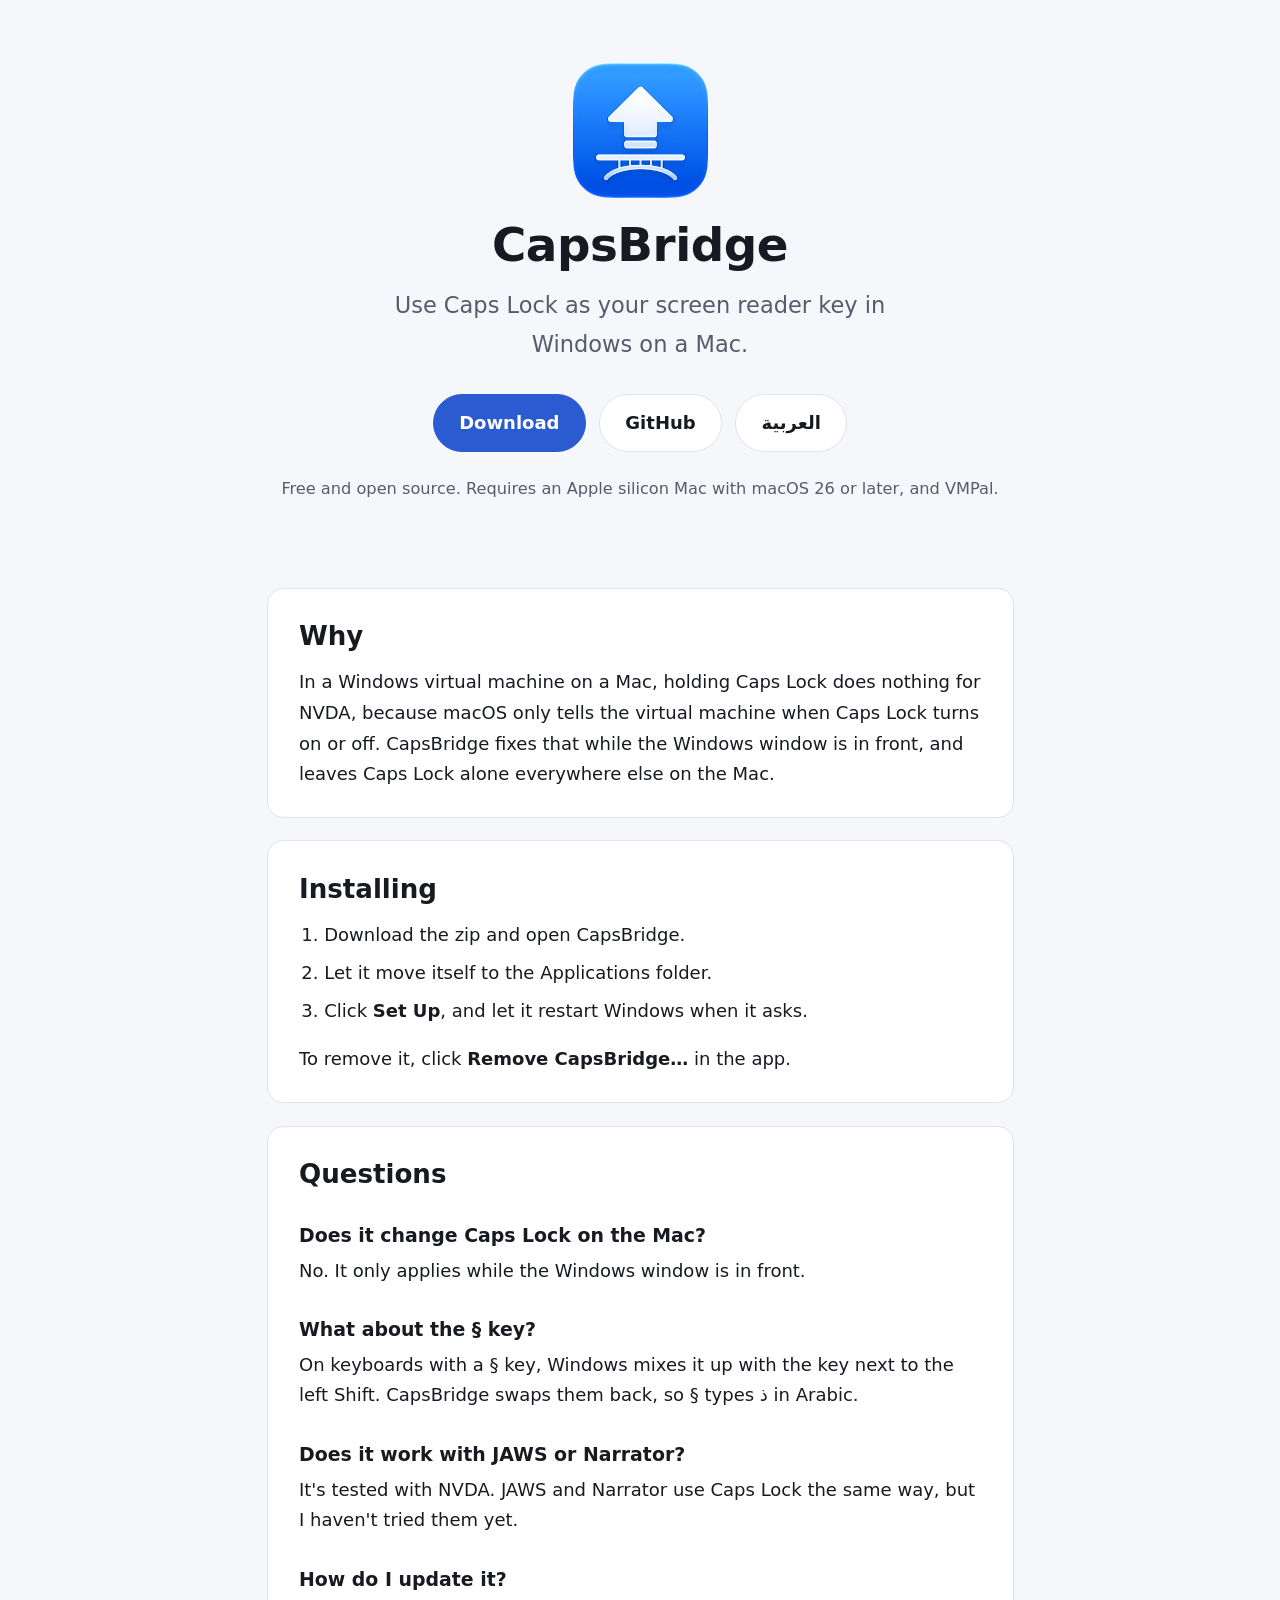
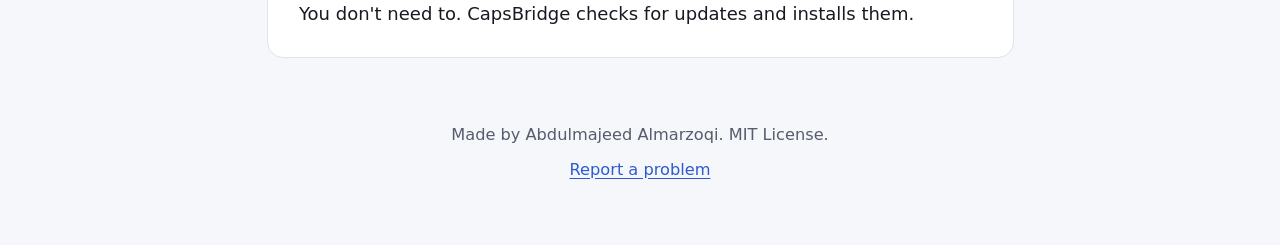
<file: docs/index.html>
<!doctype html>
<html lang="en" dir="ltr">
<head>
<meta charset="utf-8">
<meta name="viewport" content="width=device-width, initial-scale=1">
<title>CapsBridge</title>
<meta name="description" content="Use Caps Lock as your screen reader key in Windows on a Mac.">
<meta property="og:title" content="CapsBridge">
<meta property="og:description" content="Use Caps Lock as your screen reader key in Windows on a Mac.">
<meta property="og:image" content="https://abdulmajeedalmarzoqi.github.io/CapsBridge/icon.png">
<meta property="og:type" content="website">
<link rel="canonical" href="https://abdulmajeedalmarzoqi.github.io/CapsBridge/">
<link rel="alternate" hreflang="ar" href="https://abdulmajeedalmarzoqi.github.io/CapsBridge/ar/">
<link rel="alternate" hreflang="en" href="https://abdulmajeedalmarzoqi.github.io/CapsBridge/">
<link rel="icon" href="icon.png">
<link rel="stylesheet" href="style.css">
</head>
<body>
<a class="skip" href="#main">Skip to the content</a>

<header class="hero wrap">
  <img src="icon.png" alt="" width="120" height="120">
  <h1>CapsBridge</h1>
  <p class="tagline">Use Caps Lock as your screen reader key in Windows on a Mac.</p>
  <div class="actions">
    <a class="button primary" href="https://github.com/AbdulmajeedAlmarzoqi/CapsBridge/releases/latest">Download</a>
    <a class="button" href="https://github.com/AbdulmajeedAlmarzoqi/CapsBridge">GitHub</a>
    <a class="button" href="ar/" lang="ar" hreflang="ar">العربية</a>
  </div>
  <p class="needs">Free and open source. Requires an Apple silicon Mac with macOS 26 or later, and VMPal.</p>
</header>

<main id="main" class="wrap">
  <section aria-labelledby="problem">
    <h2 id="problem">Why</h2>
    <p>In a Windows virtual machine on a Mac, holding Caps Lock does nothing for NVDA, because macOS only tells the virtual machine when Caps Lock turns on or off. CapsBridge fixes that while the Windows window is in front, and leaves Caps Lock alone everywhere else on the Mac.</p>
  </section>

  <section aria-labelledby="setup">
    <h2 id="setup">Installing</h2>
    <ol>
      <li>Download the zip and open CapsBridge.</li>
      <li>Let it move itself to the Applications folder.</li>
      <li>Click <strong>Set Up</strong>, and let it restart Windows when it asks.</li>
    </ol>
    <p>To remove it, click <strong>Remove CapsBridge…</strong> in the app.</p>
  </section>

  <section aria-labelledby="questions">
    <h2 id="questions">Questions</h2>

    <h3>Does it change Caps Lock on the Mac?</h3>
    <p>No. It only applies while the Windows window is in front.</p>

    <h3>What about the § key?</h3>
    <p>On keyboards with a § key, Windows mixes it up with the key next to the left Shift. CapsBridge swaps them back, so § types ذ in Arabic.</p>

    <h3>Does it work with JAWS or Narrator?</h3>
    <p>It's tested with NVDA. JAWS and Narrator use Caps Lock the same way, but I haven't tried them yet.</p>

    <h3>How do I update it?</h3>
    <p>You don't need to. CapsBridge checks for updates and installs them.</p>
  </section>
</main>

<footer class="wrap">
  <p>Made by Abdulmajeed Almarzoqi. MIT License.</p>
  <p><a href="https://github.com/AbdulmajeedAlmarzoqi/CapsBridge/issues">Report a problem</a></p>
</footer>
</body>
</html>
</file>
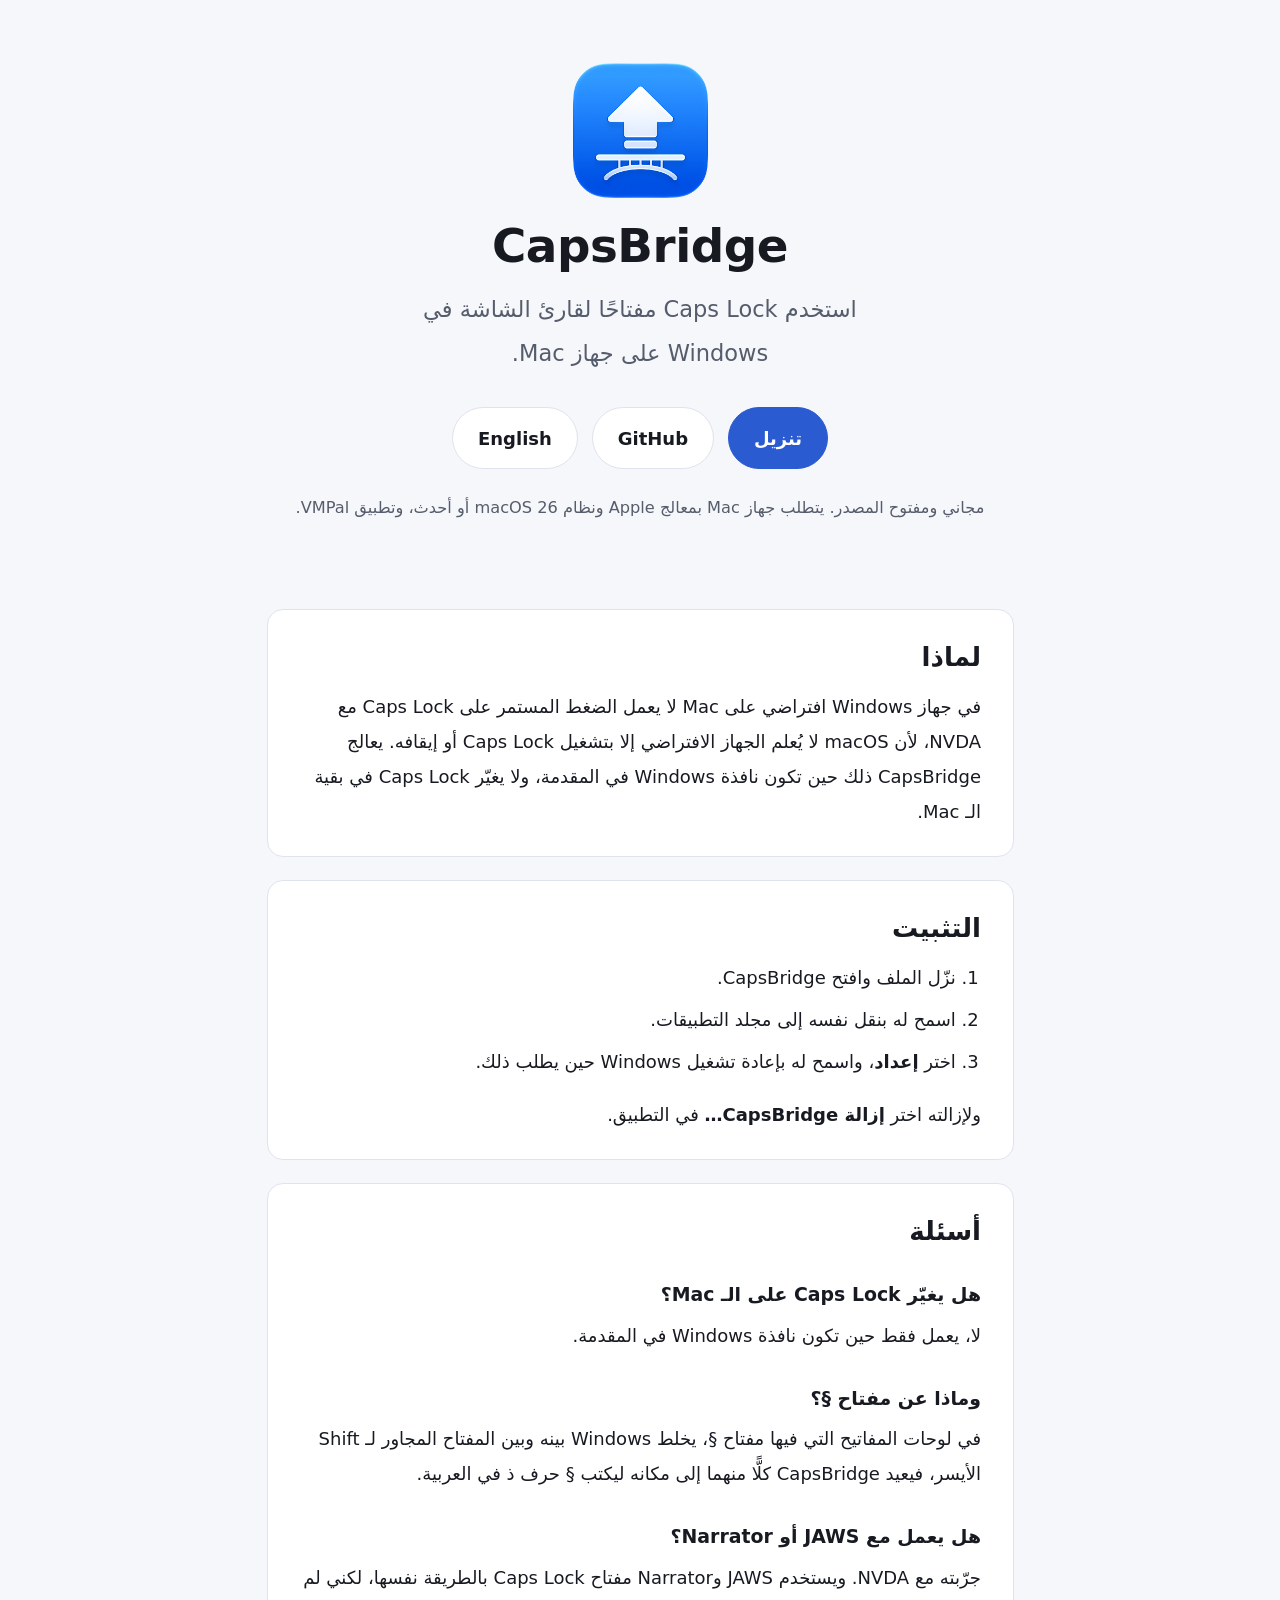
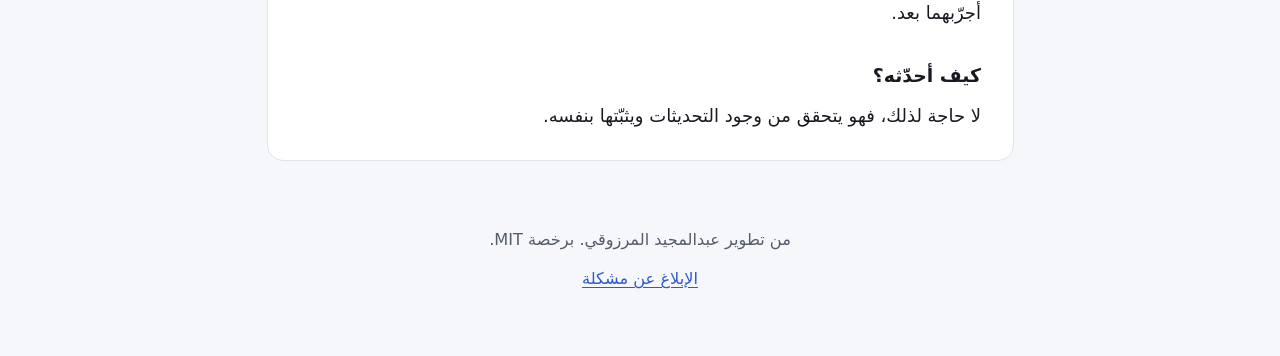
<file: docs/ar/index.html>
<!doctype html>
<html lang="ar" dir="rtl">
<head>
<meta charset="utf-8">
<meta name="viewport" content="width=device-width, initial-scale=1">
<title>CapsBridge</title>
<meta name="description" content="استخدم Caps Lock مفتاحًا لقارئ الشاشة في Windows على جهاز Mac.">
<meta property="og:title" content="CapsBridge">
<meta property="og:description" content="استخدم Caps Lock مفتاحًا لقارئ الشاشة في Windows على جهاز Mac.">
<meta property="og:image" content="https://abdulmajeedalmarzoqi.github.io/CapsBridge/icon.png">
<meta property="og:type" content="website">
<link rel="canonical" href="https://abdulmajeedalmarzoqi.github.io/CapsBridge/ar/">
<link rel="alternate" hreflang="en" href="https://abdulmajeedalmarzoqi.github.io/CapsBridge/">
<link rel="alternate" hreflang="ar" href="https://abdulmajeedalmarzoqi.github.io/CapsBridge/ar/">
<link rel="icon" href="../icon.png">
<link rel="stylesheet" href="../style.css">
</head>
<body>
<a class="skip" href="#main">انتقل إلى المحتوى</a>

<header class="hero wrap">
  <img src="../icon.png" alt="" width="120" height="120">
  <h1 lang="en" dir="ltr">CapsBridge</h1>
  <p class="tagline">استخدم Caps Lock مفتاحًا لقارئ الشاشة في Windows على جهاز Mac.</p>
  <div class="actions">
    <a class="button primary" href="https://github.com/AbdulmajeedAlmarzoqi/CapsBridge/releases/latest">تنزيل</a>
    <a class="button" href="https://github.com/AbdulmajeedAlmarzoqi/CapsBridge">GitHub</a>
    <a class="button" href="../" lang="en" hreflang="en">English</a>
  </div>
  <p class="needs">مجاني ومفتوح المصدر. يتطلب جهاز Mac بمعالج Apple ونظام macOS 26 أو أحدث، وتطبيق VMPal.</p>
</header>

<main id="main" class="wrap">
  <section aria-labelledby="problem">
    <h2 id="problem">لماذا</h2>
    <p>في جهاز Windows افتراضي على Mac لا يعمل الضغط المستمر على Caps Lock مع NVDA، لأن macOS لا يُعلم الجهاز الافتراضي إلا بتشغيل Caps Lock أو إيقافه. يعالج CapsBridge ذلك حين تكون نافذة Windows في المقدمة، ولا يغيّر Caps Lock في بقية الـ Mac.</p>
  </section>

  <section aria-labelledby="setup">
    <h2 id="setup">التثبيت</h2>
    <ol>
      <li>نزّل الملف وافتح CapsBridge.</li>
      <li>اسمح له بنقل نفسه إلى مجلد التطبيقات.</li>
      <li>اختر <strong>إعداد</strong>، واسمح له بإعادة تشغيل Windows حين يطلب ذلك.</li>
    </ol>
    <p>ولإزالته اختر <strong>إزالة CapsBridge…</strong> في التطبيق.</p>
  </section>

  <section aria-labelledby="questions">
    <h2 id="questions">أسئلة</h2>

    <h3>هل يغيّر Caps Lock على الـ Mac؟</h3>
    <p>لا، يعمل فقط حين تكون نافذة Windows في المقدمة.</p>

    <h3>وماذا عن مفتاح §؟</h3>
    <p>في لوحات المفاتيح التي فيها مفتاح §، يخلط Windows بينه وبين المفتاح المجاور لـ Shift الأيسر، فيعيد CapsBridge كلًّا منهما إلى مكانه ليكتب § حرف ذ في العربية.</p>

    <h3>هل يعمل مع JAWS أو Narrator؟</h3>
    <p>جرّبته مع NVDA. ويستخدم JAWS وNarrator مفتاح Caps Lock بالطريقة نفسها، لكني لم أجرّبهما بعد.</p>

    <h3>كيف أحدّثه؟</h3>
    <p>لا حاجة لذلك، فهو يتحقق من وجود التحديثات ويثبّتها بنفسه.</p>
  </section>
</main>

<footer class="wrap">
  <p>من تطوير عبدالمجيد المرزوقي. برخصة MIT.</p>
  <p><a href="https://github.com/AbdulmajeedAlmarzoqi/CapsBridge/issues">الإبلاغ عن مشكلة</a></p>
</footer>
</body>
</html>
</file>
<file: docs/style.css>
:root {
  color-scheme: light dark;
  --page: #f6f7fb;
  --surface: #ffffff;
  --text: #171a21;
  --muted: #555c6b;
  --line: #dfe3ec;
  --accent: #2b5bd0;
  --accent-strong: #1f47ab;
  --on-accent: #ffffff;
  --code: #eef1f7;
}

@media (prefers-color-scheme: dark) {
  :root {
    --page: #0e1117;
    --surface: #161a22;
    --text: #eef0f5;
    --muted: #a6adbb;
    --line: #2a303c;
    --accent: #8fb2ff;
    --accent-strong: #b3caff;
    --on-accent: #0b1020;
    --code: #1f2530;
  }
}

* {
  box-sizing: border-box;
}

html {
  font-size: 112.5%;
  -webkit-text-size-adjust: 100%;
}

body {
  margin: 0;
  background: var(--page);
  color: var(--text);
  font-family: system-ui, -apple-system, "Segoe UI", Roboto, sans-serif;
  line-height: 1.7;
}

html[lang="ar"] body {
  font-family: "SF Arabic", "Geeza Pro", "Noto Naskh Arabic", "Segoe UI", system-ui, sans-serif;
  line-height: 1.95;
}

a {
  color: var(--accent);
  text-underline-offset: 0.2em;
}

a:hover {
  color: var(--accent-strong);
}

:focus-visible {
  outline: 3px solid var(--accent);
  outline-offset: 3px;
  border-radius: 4px;
}

.skip {
  position: absolute;
  inset-inline-start: 1rem;
  top: -4rem;
  padding: 0.5rem 1rem;
  background: var(--surface);
  border: 1px solid var(--line);
  border-radius: 8px;
}

.skip:focus {
  top: 1rem;
}

.wrap {
  max-width: 44rem;
  margin-inline: auto;
  padding-inline: 1.25rem;
}

/* The top of the page: what it is, and the way to get it. */

.hero {
  padding-block: 3.5rem 2.5rem;
  text-align: center;
}

.hero img {
  width: 7.5rem;
  height: 7.5rem;
}

.hero h1 {
  margin: 0.5rem 0 0;
  font-size: 2.6rem;
  line-height: 1.2;
  letter-spacing: -0.01em;
}

.tagline {
  margin: 0.75rem auto 0;
  max-width: 30rem;
  font-size: 1.25rem;
  color: var(--muted);
}

.actions {
  display: flex;
  flex-wrap: wrap;
  justify-content: center;
  gap: 0.75rem;
  margin-top: 1.75rem;
}

.button {
  display: inline-block;
  padding: 0.7rem 1.4rem;
  border: 1px solid var(--line);
  border-radius: 999px;
  background: var(--surface);
  color: var(--text);
  font-weight: 600;
  text-decoration: none;
}

.button:hover {
  border-color: var(--accent);
  color: var(--text);
}

.button.primary {
  border-color: var(--accent);
  background: var(--accent);
  color: var(--on-accent);
}

.button.primary:hover {
  border-color: var(--accent-strong);
  background: var(--accent-strong);
  color: var(--on-accent);
}

.needs {
  margin-top: 1.25rem;
  font-size: 0.9rem;
  color: var(--muted);
}

/* The sections. */

main {
  padding-bottom: 2rem;
}

section {
  margin-top: 1.25rem;
  padding: 1.75rem 1.75rem 1.5rem;
  border: 1px solid var(--line);
  border-radius: 16px;
  background: var(--surface);
}

h2 {
  margin: 0 0 0.75rem;
  font-size: 1.45rem;
  line-height: 1.3;
}

h3 {
  margin: 1.5rem 0 0.25rem;
  font-size: 1.05rem;
}

p {
  margin: 0 0 1rem;
}

section > :last-child {
  margin-bottom: 0;
}

ol,
ul {
  margin: 0 0 1rem;
  padding-inline-start: 1.4rem;
}

li {
  margin-bottom: 0.4rem;
}

code {
  padding: 0.1em 0.35em;
  border-radius: 5px;
  background: var(--code);
  font-family: ui-monospace, "SF Mono", Menlo, Consolas, monospace;
  font-size: 0.88em;
  direction: ltr;
  unicode-bidi: isolate;
}

footer {
  padding-block: 1.5rem 3rem;
  color: var(--muted);
  font-size: 0.9rem;
  text-align: center;
}

footer p {
  margin-bottom: 0.4rem;
}

@media (max-width: 30rem) {
  .hero h1 {
    font-size: 2.1rem;
  }

  section {
    padding: 1.25rem 1.1rem 1.1rem;
  }
}
</file>
